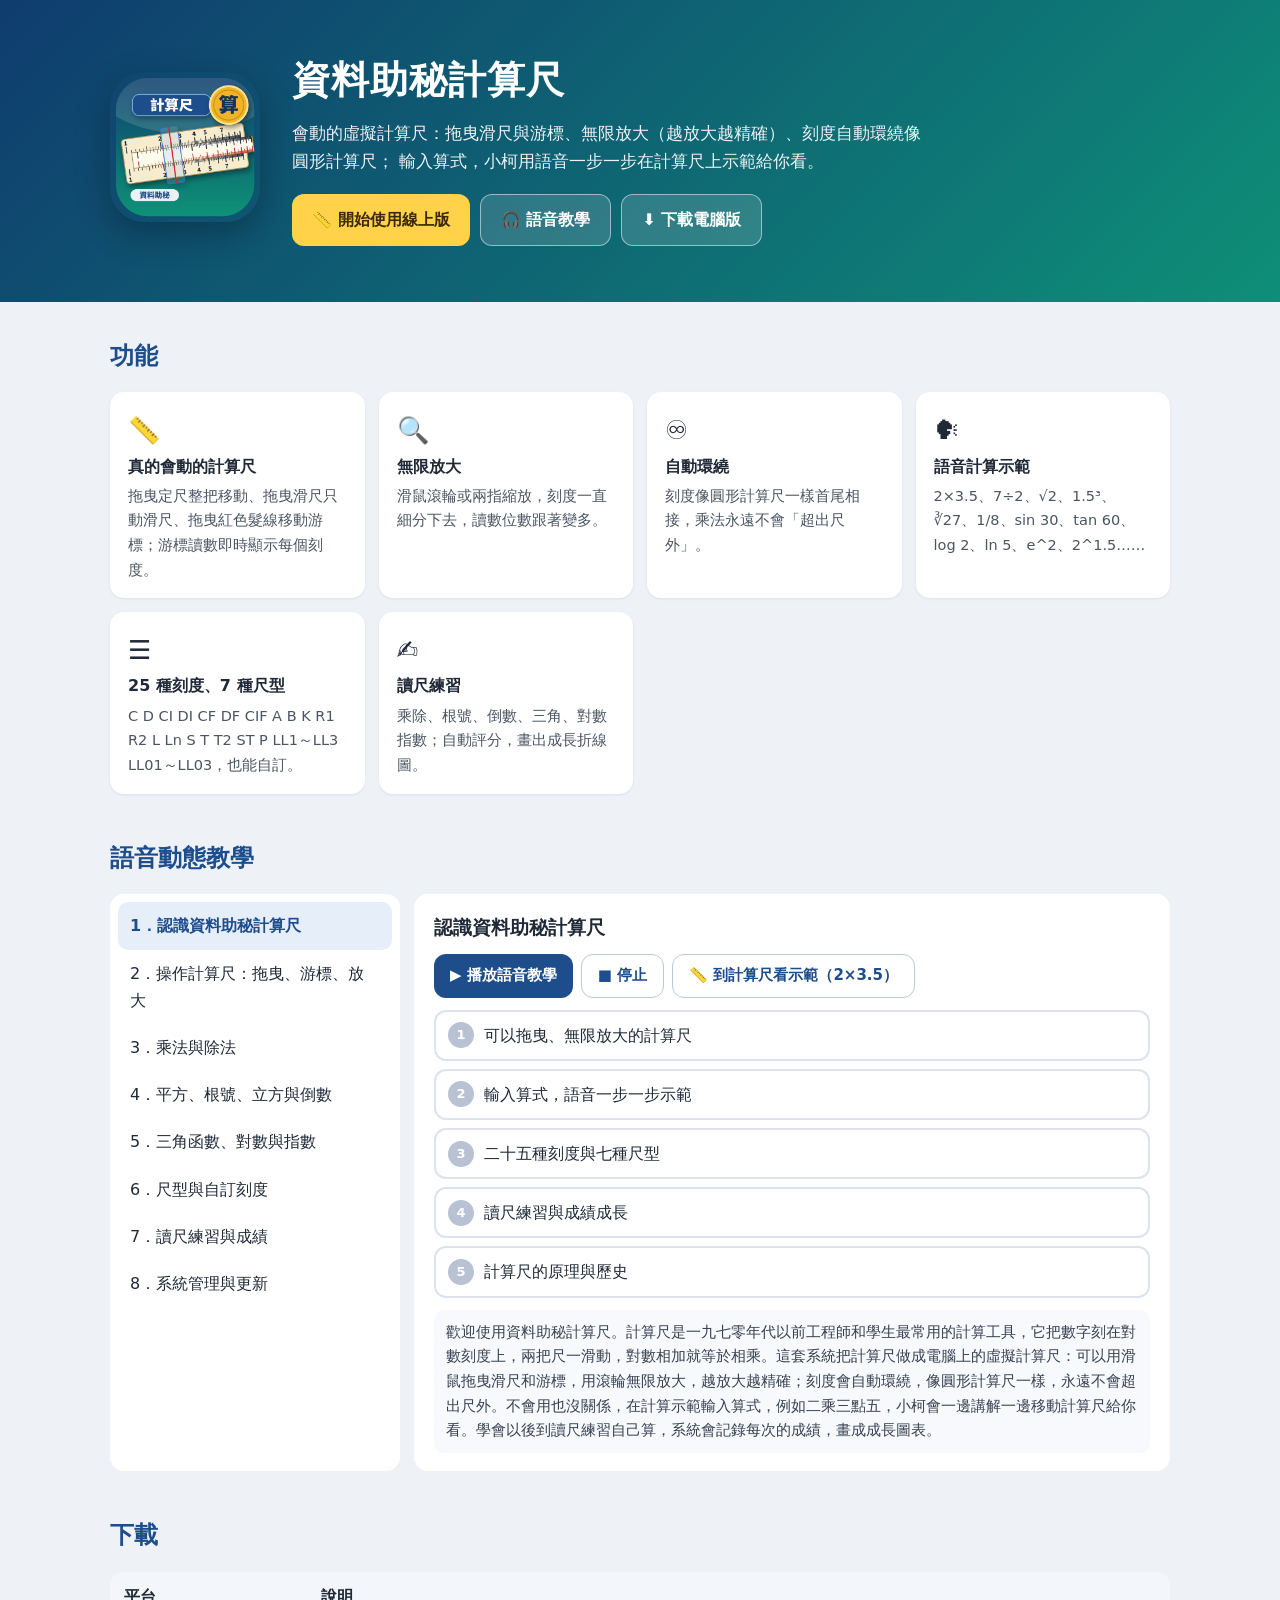
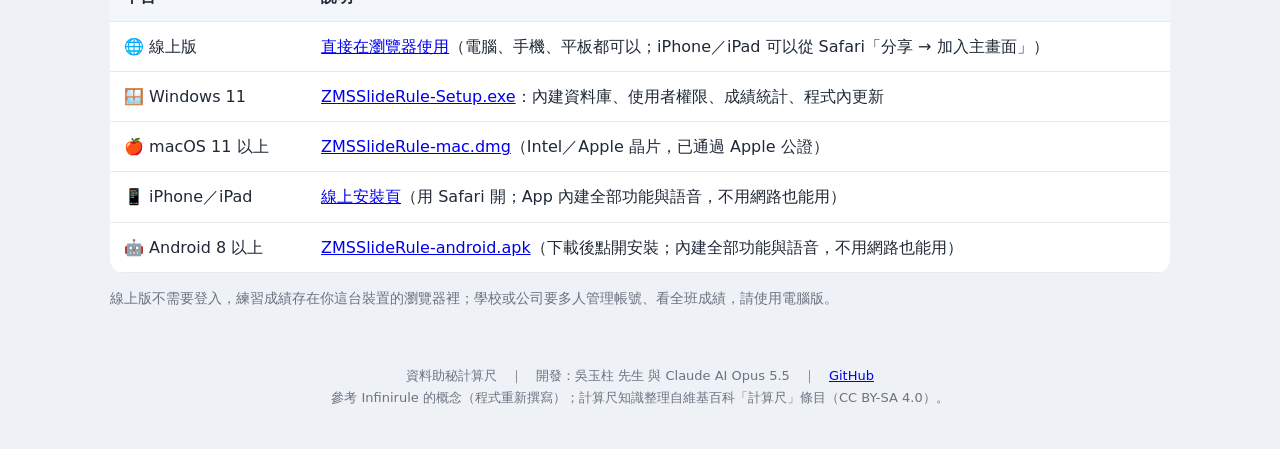
<file: docs/index.html>
<!doctype html>
<html lang="zh-Hant-TW">
<head>
<meta charset="utf-8">
<meta name="viewport" content="width=device-width, initial-scale=1, viewport-fit=cover">
<title>資料助秘計算尺</title>
<meta name="description" content="會動的虛擬計算尺：拖曳滑尺與游標、無限放大、刻度自動環繞；輸入算式，小柯用語音一步一步示範。Windows、macOS、線上版。">
<meta name="theme-color" content="#1E4D8C">
<link rel="icon" type="image/png" href="img/favicon-64.png">
<link rel="apple-touch-icon" href="img/apple-touch-icon.png">
<link rel="manifest" href="manifest.webmanifest">
<meta property="og:title" content="資料助秘計算尺">
<meta property="og:description" content="會動的虛擬計算尺，語音一步一步示範計算。">
<meta property="og:image" content="img/icon-512.png">
<style>
  :root { --primary: #1E4D8C; --text: #1F2937; --muted: #6B7280; }
  * { box-sizing: border-box; }
  body { margin: 0; font-family: "Noto Sans TC", "Microsoft JhengHei", "PingFang TC", system-ui, sans-serif; color: var(--text);
    background: #EEF2F7; line-height: 1.7; }
  .hero { background: linear-gradient(135deg, #0F3C6E, #0E8F78); color: #fff; padding: 48px 20px 56px; padding-top: max(48px, env(safe-area-inset-top)); }
  .wrap { max-width: 1060px; margin: 0 auto; }
  .hero .wrap { display: flex; gap: 32px; align-items: center; flex-wrap: wrap; }
  .hero img { width: 150px; height: 150px; border-radius: 34px; box-shadow: 0 12px 34px rgba(0,0,0,.28); }
  .hero h1 { margin: 0 0 6px; font-size: 38px; letter-spacing: 1px; }
  .hero p { margin: 0 0 18px; font-size: 17px; opacity: .93; max-width: 640px; }
  .cta { display: flex; gap: 10px; flex-wrap: wrap; }
  .btn { display: inline-flex; align-items: center; gap: 8px; padding: 11px 20px; border-radius: 12px; font-weight: 700; text-decoration: none;
    font-size: 16px; border: 0; cursor: pointer; font-family: inherit; }
  .btn.main { background: #FFD24A; color: #3B2A00; }
  .btn.sub { background: rgba(255,255,255,.14); color: #fff; border: 1.5px solid rgba(255,255,255,.5); }
  section { padding: 34px 20px 10px; }
  h2 { font-size: 24px; margin: 0 0 16px; color: var(--primary); }
  .grid { display: grid; grid-template-columns: repeat(auto-fill, minmax(230px, 1fr)); gap: 14px; }
  .f { background: #fff; border-radius: 14px; padding: 16px 18px; box-shadow: 0 1px 3px rgba(15,40,80,.08); }
  .f b { display: block; font-size: 16px; margin-bottom: 4px; }
  .f .e { font-size: 26px; }
  .f p { margin: 0; color: #4B5563; font-size: 14.5px; }
  .lesson { display: grid; grid-template-columns: 290px 1fr; gap: 14px; }
  .list { background: #fff; border-radius: 14px; padding: 8px; }
  .list button { display: block; width: 100%; text-align: left; border: 0; background: none; padding: 10px 12px; border-radius: 10px;
    font: inherit; cursor: pointer; color: var(--text); }
  .list button.on { background: #E6EEF9; color: var(--primary); font-weight: 700; }
  .view { background: #fff; border-radius: 14px; padding: 18px 20px; }
  .view h3 { margin: 0 0 10px; }
  .steps { display: grid; gap: 8px; margin: 12px 0; }
  .st { display: flex; gap: 10px; align-items: center; padding: 10px 12px; border-radius: 12px; border: 2px solid #DCE3EC; transition: all .2s; }
  .st.on { border-color: #E0A526; background: #FFF8E6; box-shadow: 0 0 0 4px rgba(224,165,38,.18); }
  .st .n { width: 26px; height: 26px; border-radius: 13px; background: #B8C2D3; color: #fff; display: flex; align-items: center;
    justify-content: center; font-weight: 700; font-size: 13px; flex: none; }
  .st.on .n { background: #E0A526; }
  .vt { background: #F7F9FC; border-radius: 10px; padding: 10px 12px; color: #374151; font-size: 14.5px; }
  .row { display: flex; gap: 8px; flex-wrap: wrap; }
  .row .btn { font-size: 15px; padding: 8px 16px; }
  .b1 { background: var(--primary); color: #fff; }
  .b2 { background: #fff; color: var(--primary); border: 1.5px solid #B9C8DD !important; }
  table { width: 100%; border-collapse: collapse; background: #fff; border-radius: 14px; overflow: hidden; }
  th, td { padding: 11px 14px; text-align: left; border-bottom: 1px solid #E5EAF1; }
  th { background: #F3F6FA; }
  footer { text-align: center; color: var(--muted); font-size: 13px; padding: 30px 20px 40px; padding-bottom: max(40px, env(safe-area-inset-bottom)); }
  @media (max-width: 720px) {
    .hero { padding: 32px 16px 40px; }
    .hero img { width: 110px; height: 110px; border-radius: 26px; }
    .hero h1 { font-size: 30px; }
    .lesson { grid-template-columns: 1fr; }
    section { padding: 26px 14px 6px; }
  }
</style>
</head>
<body>
<div class="hero"><div class="wrap">
  <img src="img/icon-512.png" alt="資料助秘計算尺圖示">
  <div>
    <h1>資料助秘計算尺</h1>
    <p>會動的虛擬計算尺：拖曳滑尺與游標、無限放大（越放大越精確）、刻度自動環繞像圓形計算尺；
      輸入算式，小柯用語音一步一步在計算尺上示範給你看。</p>
    <div class="cta">
      <a class="btn main" href="app/">📏 開始使用線上版</a>
      <a class="btn sub" href="#lessons">🎧 語音教學</a>
      <a class="btn sub" href="#download">⬇ 下載電腦版</a>
    </div>
  </div>
</div></div>

<section><div class="wrap">
  <h2>功能</h2>
  <div class="grid">
    <div class="f"><span class="e">📏</span><b>真的會動的計算尺</b><p>拖曳定尺整把移動、拖曳滑尺只動滑尺、拖曳紅色髮線移動游標；游標讀數即時顯示每個刻度。</p></div>
    <div class="f"><span class="e">🔍</span><b>無限放大</b><p>滑鼠滾輪或兩指縮放，刻度一直細分下去，讀數位數跟著變多。</p></div>
    <div class="f"><span class="e">♾️</span><b>自動環繞</b><p>刻度像圓形計算尺一樣首尾相接，乘法永遠不會「超出尺外」。</p></div>
    <div class="f"><span class="e">🗣</span><b>語音計算示範</b><p>2×3.5、7÷2、√2、1.5³、∛27、1/8、sin 30、tan 60、log 2、ln 5、e^2、2^1.5……</p></div>
    <div class="f"><span class="e">☰</span><b>25 種刻度、7 種尺型</b><p>C D CI DI CF DF CIF A B K R1 R2 L Ln S T T2 ST P LL1～LL3 LL01～LL03，也能自訂。</p></div>
    <div class="f"><span class="e">✍</span><b>讀尺練習</b><p>乘除、根號、倒數、三角、對數指數；自動評分，畫出成長折線圖。</p></div>
  </div>
</div></section>

<section id="lessons"><div class="wrap">
  <h2>語音動態教學</h2>
  <div class="lesson"><div class="list" id="list"></div><div class="view" id="view"></div></div>
</div></section>

<section id="download"><div class="wrap">
  <h2>下載</h2>
  <table>
    <tr><th>平台</th><th>說明</th></tr>
    <tr><td>🌐 線上版</td><td><a href="app/">直接在瀏覽器使用</a>（電腦、手機、平板都可以；iPhone／iPad 可以從 Safari「分享 → 加入主畫面」）</td></tr>
    <tr><td>🪟 Windows 11</td><td><a href="https://github.com/achir1015/zms-sliderule/releases/latest">ZMSSlideRule-Setup.exe</a>：內建資料庫、使用者權限、成績統計、程式內更新</td></tr>
    <tr><td>🍎 macOS 11 以上</td><td><a href="https://github.com/achir1015/zms-sliderule/releases/latest">ZMSSlideRule-mac.dmg</a>（Intel／Apple 晶片，已通過 Apple 公證）</td></tr>
    <tr><td>📱 iPhone／iPad</td><td><a href="ios/">線上安裝頁</a>（用 Safari 開；App 內建全部功能與語音，不用網路也能用）</td></tr>
    <tr><td>🤖 Android 8 以上</td><td><a href="https://github.com/achir1015/zms-sliderule/releases/latest">ZMSSlideRule-android.apk</a>（下載後點開安裝；內建全部功能與語音，不用網路也能用）</td></tr>
  </table>
  <p style="color:var(--muted);font-size:14px">線上版不需要登入，練習成績存在你這台裝置的瀏覽器裡；學校或公司要多人管理帳號、看全班成績，請使用電腦版。</p>
</div></section>

<footer>
  資料助秘計算尺　｜　開發：吳玉柱 先生 與 Claude AI Opus 5.5　｜　<a href="https://github.com/achir1015/zms-sliderule">GitHub</a><br>
  參考 Infinirule 的概念（程式重新撰寫）；計算尺知識整理自維基百科「計算尺」條目（CC BY-SA 4.0）。
</footer>

<script src="app/data.js"></script>
<script>
(function () {
  const L = (window.SR_DATA || {}).lessons || [], audio = new Audio();
  let cur = L[0] && L[0].key, timer = null;
  const list = document.getElementById("list"), view = document.getElementById("view");
  function stop() { audio.pause(); clearInterval(timer); timer = null; view.querySelectorAll(".st").forEach((e) => e.classList.remove("on")); }
  function render() {
    list.innerHTML = "";
    L.forEach((l, i) => {
      const b = document.createElement("button");
      b.textContent = (i + 1) + "．" + l.title; if (l.key === cur) b.className = "on";
      b.onclick = () => { stop(); cur = l.key; render(); };
      list.append(b);
    });
    const l = L.find((x) => x.key === cur); if (!l) return;
    view.innerHTML = "";
    const h3 = document.createElement("h3"); h3.textContent = l.title; view.append(h3);
    const row = document.createElement("div"); row.className = "row";
    const play = document.createElement("button"); play.className = "btn b1"; play.textContent = "▶ 播放語音教學";
    play.onclick = () => {
      stop(); audio.src = "voice/" + l.key + ".mp3"; audio.play();
      timer = setInterval(() => {
        const d = audio.duration || 0, i = d ? Math.min(l.steps.length - 1, Math.floor(audio.currentTime / d * l.steps.length)) : 0;
        view.querySelectorAll(".st").forEach((e, j) => e.classList.toggle("on", j === i));
      }, 200);
    };
    const st = document.createElement("button"); st.className = "btn b2"; st.textContent = "■ 停止"; st.onclick = stop;
    row.append(play, st);
    if (l.demo) { const a = document.createElement("a"); a.className = "btn b2"; a.href = "app/#rule:" + encodeURIComponent(l.demo);
      a.textContent = "📏 到計算尺看示範（" + l.demo + "）"; row.append(a); }
    view.append(row);
    const steps = document.createElement("div"); steps.className = "steps";
    l.steps.forEach((s, i) => { const d = document.createElement("div"); d.className = "st";
      d.innerHTML = '<span class="n">' + (i + 1) + "</span>"; d.append(s[2]); steps.append(d); });
    view.append(steps);
    const vt = document.createElement("div"); vt.className = "vt"; vt.textContent = l.voice; view.append(vt);
  }
  audio.onended = stop;
  render();
  if ("serviceWorker" in navigator && location.protocol === "https:") navigator.serviceWorker.register("sw.js").catch(() => {});
})();
</script>
</body>
</html>
</file>
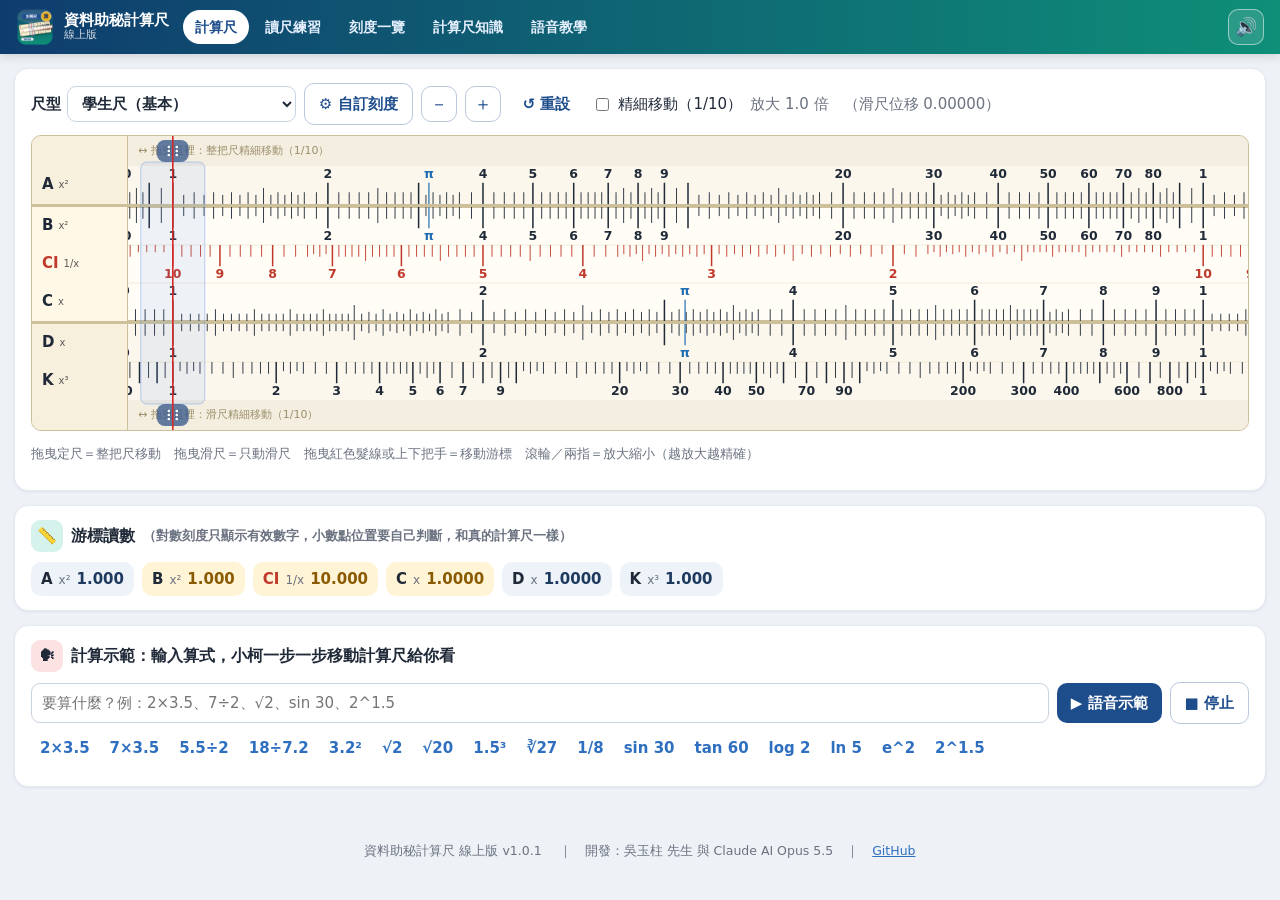
<file: docs/app/index.html>
<!doctype html>
<html lang="zh-Hant-TW">
<head>
<meta charset="utf-8">
<meta name="viewport" content="width=device-width, initial-scale=1, viewport-fit=cover">
<title>資料助秘計算尺｜線上版</title>
<meta name="description" content="會動的虛擬計算尺：拖曳滑尺與游標、無限放大、刻度自動環繞；輸入算式，小柯用語音一步一步示範。">
<meta name="theme-color" content="#1E4D8C">
<link rel="icon" type="image/png" href="../img/favicon-64.png">
<link rel="apple-touch-icon" href="../img/apple-touch-icon.png">
<link rel="manifest" href="../manifest.webmanifest">
<meta name="apple-mobile-web-app-capable" content="yes">
<meta name="apple-mobile-web-app-title" content="計算尺">
<link rel="stylesheet" href="style.css">
</head>
<body>
<header class="top">
  <a class="brand" href="../" title="回介紹頁"><img src="../img/icon-192.png" alt=""><span><b>資料助秘計算尺</b><small>線上版</small></span></a>
  <nav id="tabs">
    <a href="#rule" data-tab="rule">計算尺</a>
    <a href="#drill" data-tab="drill">讀尺練習</a>
    <a href="#scales" data-tab="scales">刻度一覽</a>
    <a href="#learn" data-tab="learn">計算尺知識</a>
    <a href="#help" data-tab="help">語音教學</a>
  </nav>
  <button id="upd" class="upd hidden"></button>
  <button id="mute" class="icon-btn" title="語音開／關" aria-label="語音開關">🔊</button>
</header>

<main>
  <!-- ======================================================= 計算尺 -->
  <section id="tab-rule" class="tab">
    <div class="card">
      <div class="tools">
        <label class="sel">尺型 <select id="layout"></select></label>
        <button class="btn outline" id="custom">⚙ 自訂刻度</button>
        <button class="icon-btn" id="zoomOut" title="縮小">－</button>
        <button class="icon-btn" id="zoomIn" title="放大（也可以用滑鼠滾輪或兩指縮放）">＋</button>
        <button class="btn ghost" id="reset">↺ 重設</button>
        <label class="sw"><input type="checkbox" id="fine"> 精細移動（1/10）</label>
        <span class="muted" id="zoomText"></span>
      </div>
      <div id="rule1" class="rulebox"></div>
      <p class="muted small">拖曳定尺＝整把尺移動　拖曳滑尺＝只動滑尺　拖曳紅色髮線或上下把手＝移動游標　滾輪／兩指＝放大縮小（越放大越精確）</p>
    </div>
    <div class="card">
      <h3><span class="tile teal">📏</span>游標讀數 <small class="muted">（對數刻度只顯示有效數字，小數點位置要自己判斷，和真的計算尺一樣）</small></h3>
      <div id="read1" class="chips"></div>
    </div>
    <div class="card">
      <h3><span class="tile rose">🗣</span>計算示範：輸入算式，小柯一步一步移動計算尺給你看</h3>
      <form id="demoForm" class="row">
        <input id="expr" placeholder="要算什麼？例：2×3.5、7÷2、√2、sin 30、2^1.5" autocomplete="off" inputmode="text">
        <button class="btn" type="submit">▶ 語音示範</button>
        <button class="btn outline" type="button" id="stop">■ 停止</button>
      </form>
      <div id="presets" class="presets"></div>
      <ol id="steps" class="steps"></ol>
      <div id="answer" class="answer"></div>
      <div id="recent" class="recent"></div>
    </div>
  </section>

  <!-- ======================================================= 讀尺練習 -->
  <section id="tab-drill" class="tab">
    <div class="card" id="drillSetup">
      <h3><span class="tile teal">✍</span>讀尺練習</h3>
      <p class="muted">依題型隨機出題，自己在計算尺上算出答案後輸入；誤差在容許範圍內算答對。按「看示範」小柯會帶你做一次，但該題不計分。成績存在這台裝置的瀏覽器裡。</p>
      <div class="row wrap">
        <label class="sel">題型 <select id="dKind"></select></label>
        <label class="sel">每回 <input id="dSize" type="number" min="3" max="30" value="10"> 題</label>
        <label class="sel">容許誤差 <input id="dTol" type="number" min="0.1" max="10" step="0.1" value="1"> %</label>
        <button class="btn" id="dStart">開始練習</button>
      </div>
    </div>
    <div class="card hidden" id="drillQ">
      <div class="qhead"><span id="qNo" class="badge"></span><span id="qExpr" class="qexpr"></span><span class="muted">＝？</span></div>
      <div id="rule2" class="rulebox"></div>
      <div id="read2" class="chips"></div>
      <form id="qForm" class="row wrap">
        <input id="qAns" inputmode="decimal" placeholder="輸入讀到的答案" autocomplete="off">
        <button class="btn" type="submit">確定</button>
        <button class="btn outline" type="button" id="qHint">🗣 看示範（不計分）</button>
        <button class="btn ghost" type="button" id="qQuit">結束練習</button>
      </form>
      <div id="qMsg" class="msg"></div>
      <ol id="qSteps" class="steps"></ol>
    </div>
    <div class="card hidden" id="drillDone"></div>
    <div class="card">
      <h3><span class="tile violet">📈</span>我的成績與成長</h3>
      <div id="growth"></div>
    </div>
  </section>

  <!-- ======================================================= 刻度一覽 -->
  <section id="tab-scales" class="tab">
    <div class="card">
      <h3><span class="tile blue">☰</span>刻度一覽（25 種）</h3>
      <div class="tablewrap"><table id="scaleTable"></table></div>
    </div>
    <div class="card">
      <h3><span class="tile amber">▤</span>尺型</h3>
      <div id="layoutList" class="grid"></div>
    </div>
  </section>

  <!-- ======================================================= 計算尺知識 -->
  <section id="tab-learn" class="tab"><div id="learnList"></div></section>

  <!-- ======================================================= 語音教學 -->
  <section id="tab-help" class="tab">
    <div class="help">
      <div class="card lessons" id="lessonList"></div>
      <div class="card" id="lessonView"></div>
    </div>
  </section>
</main>

<dialog id="pickDlg">
  <form method="dialog" class="pick">
    <h3>自訂刻度</h3>
    <p class="muted small">點選刻度加入，再點一次移除；點選的順序就是由上到下的順序。</p>
    <div class="pickpart"><b>上定尺</b><div class="chips sel-list" data-part="0"></div><div class="chips opts" data-part="0"></div></div>
    <div class="pickpart"><b>滑尺</b><div class="chips sel-list" data-part="1"></div><div class="chips opts" data-part="1"></div></div>
    <div class="pickpart"><b>下定尺</b><div class="chips sel-list" data-part="2"></div><div class="chips opts" data-part="2"></div></div>
    <div class="row wrap">
      <input id="pickName" placeholder="尺型名稱（填了就存成我的尺型）">
      <button class="btn" value="ok">套用</button>
      <button class="btn ghost" value="cancel">取消</button>
    </div>
  </form>
</dialog>

<div id="toast" class="toast"></div>
<footer>資料助秘計算尺 線上版 <span id="ver"></span> <button id="chk" class="btn ghost hidden">檢查更新</button>　｜　開發：吳玉柱 先生 與 Claude AI Opus 5.5　｜　<a href="https://github.com/achir1015/zms-sliderule">GitHub</a></footer>

<script src="rule.js"></script>
<script src="demo.js"></script>
<script src="data.js"></script>
<script src="app.js"></script>
</body>
</html>
</file>
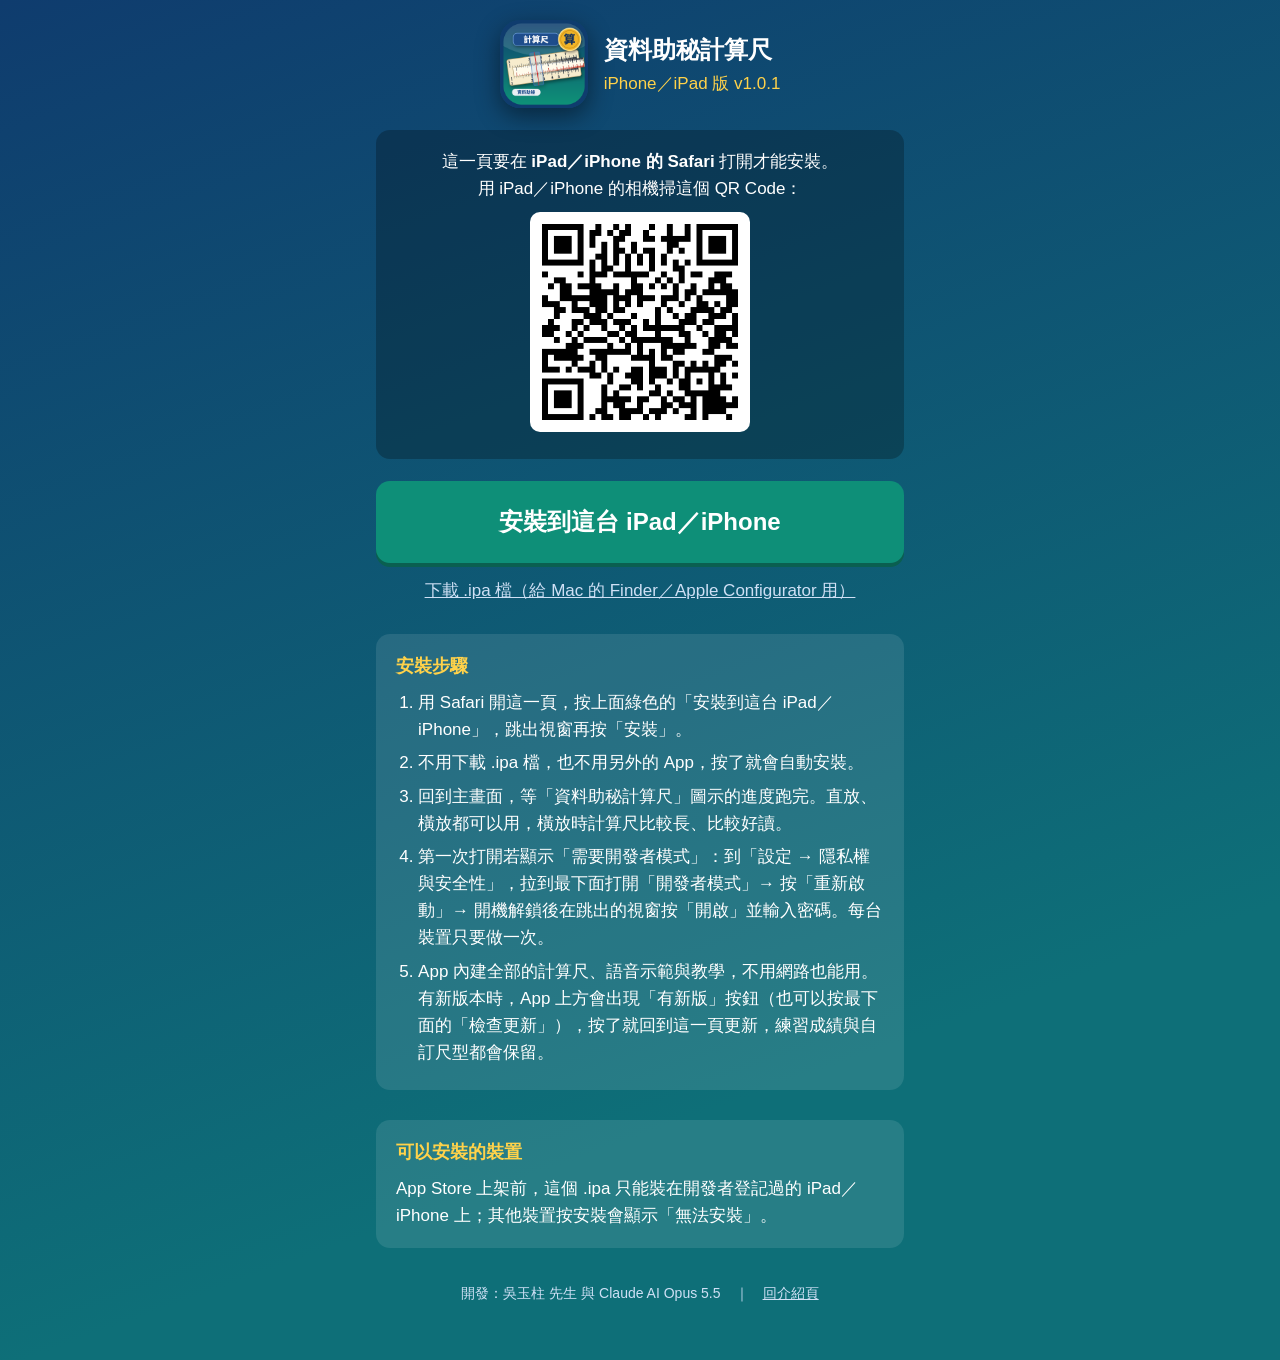
<file: docs/ios/index.html>
<!doctype html>
<html lang="zh-Hant">
<head>
<meta charset="utf-8">
<meta name="viewport" content="width=device-width, initial-scale=1">
<title>安裝資料助秘計算尺（iPhone／iPad）</title>
<link rel="apple-touch-icon" href="icon-180.png">
<style>
  :root { --bg: #0F3C6E; --card: rgba(255,255,255,.10); --fg: #ffffff; --dim: #cfe0f5; --gold: #FFD24A; --red: #0E8F78; }
  * { box-sizing: border-box; }
  body { margin: 0; background: linear-gradient(160deg, #0F3C6E, #0E6F78 75%); color: var(--fg); font: 17px/1.6 -apple-system, "PingFang TC", "Noto Sans TC", sans-serif; min-height: 100vh; }
  main { max-width: 560px; margin: 0 auto; padding: 20px 16px 56px; text-align: center; }
  .head { display: flex; align-items: center; justify-content: center; gap: 16px; text-align: left; }
  img.icon { width: 88px; height: 88px; border-radius: 20px; box-shadow: 0 8px 24px rgba(0,0,0,.45); }
  h1 { margin: 0; font-size: 24px; }
  .ver { color: var(--gold); margin: 0; }
  .install { margin-top: 22px; }
  a.btn { display: block; padding: 22px 16px; border-radius: 14px; background: var(--red); color: #fff; font-size: 24px; font-weight: 700; text-decoration: none; box-shadow: 0 4px 0 #0a5f50; }
  a.btn:active { transform: translateY(2px); box-shadow: 0 2px 0 #0a5f50; }
  a.sub { display: inline-block; margin-top: 14px; color: var(--dim); }
  .card { margin-top: 30px; padding: 18px 20px; background: var(--card); border-radius: 14px; text-align: left; }
  .card h2 { margin: 0 0 8px; font-size: 18px; color: var(--gold); }
  ol { margin: 0; padding-left: 1.3em; }
  li { margin: 6px 0; }
  .pc { display: none; margin-top: 22px; padding: 18px; border-radius: 14px; background: rgba(0,0,0,.25); }
  .pc img { width: 220px; height: 220px; background: #fff; border-radius: 10px; margin-top: 10px; }
  html.is-pc .pc { display: block; }
  html.is-ios a.sub { display: none; }
  footer { margin-top: 34px; color: var(--dim); font-size: 14px; }
</style>
</head>
<body>
<main>
  <div class="head">
    <img class="icon" src="icon-512.png" alt="資料助秘計算尺圖示">
    <div><h1>資料助秘計算尺</h1><p class="ver" id="ver">iPhone／iPad 版</p></div>
  </div>
  <div class="pc">這一頁要在 <b>iPad／iPhone 的 Safari</b> 打開才能安裝。<br>用 iPad／iPhone 的相機掃這個 QR Code：<br><img src="qr.png" alt="安裝頁 QR Code"></div>
  <div class="install"><a class="btn" href="itms-services://?action=download-manifest&amp;url=https://achir1015.github.io/zms-sliderule/ios/manifest.plist">安裝到這台 iPad／iPhone</a>
  <a class="sub" href="https://github.com/achir1015/zms-sliderule/releases/latest/download/ZMSSlideRule-ios.ipa">下載 .ipa 檔（給 Mac 的 Finder／Apple Configurator 用）</a></div>
  <div class="card">
    <h2>安裝步驟</h2>
    <ol>
      <li>用 Safari 開這一頁，按上面綠色的「安裝到這台 iPad／iPhone」，跳出視窗再按「安裝」。</li>
      <li>不用下載 .ipa 檔，也不用另外的 App，按了就會自動安裝。</li>
      <li>回到主畫面，等「資料助秘計算尺」圖示的進度跑完。直放、橫放都可以用，橫放時計算尺比較長、比較好讀。</li>
      <li>第一次打開若顯示「需要開發者模式」：到「設定 → 隱私權與安全性」，拉到最下面打開「開發者模式」→ 按「重新啟動」→ 開機解鎖後在跳出的視窗按「開啟」並輸入密碼。每台裝置只要做一次。</li>
      <li>App 內建全部的計算尺、語音示範與教學，不用網路也能用。有新版本時，App 上方會出現「有新版」按鈕（也可以按最下面的「檢查更新」），按了就回到這一頁更新，練習成績與自訂尺型都會保留。</li>
    </ol>
  </div>
  <div class="card">
    <h2>可以安裝的裝置</h2>
    <p style="margin:0">App Store 上架前，這個 .ipa 只能裝在開發者登記過的 iPad／iPhone 上；其他裝置按安裝會顯示「無法安裝」。</p>
  </div>
  <footer>開發：吳玉柱 先生 與 Claude AI Opus 5.5　｜　<a href="../" style="color:var(--dim)">回介紹頁</a></footer>
</main>
<script>
  // 電腦開啟時多顯示 QR Code 讓 iPad／iPhone 掃；
  // iPad 的 Safari 預設送電腦版 UA（Macintosh），要用觸控點數判斷
  var ios = /iPad|iPhone|iPod/.test(navigator.userAgent) || (/Macintosh/.test(navigator.userAgent) && navigator.maxTouchPoints > 1);
  document.documentElement.className = ios ? 'is-ios' : 'is-pc';
  fetch('manifest.plist').then(function (r) { return r.text(); }).then(function (t) {
    var m = t.match(/<key>bundle-version<\/key>\s*<string>([^<]+)<\/string>/);
    if (m) document.getElementById('ver').textContent = 'iPhone／iPad 版 v' + m[1];
  }).catch(function () {});
</script>
</body>
</html>
</file>
<file: docs/app/style.css>
:root {
  --primary: #1E4D8C; --primary-2: #2F6FBF; --gold: #E0A526; --text: #1F2937; --muted: #6B7280;
  --bg: #EEF2F7; --card: #FFFFFF; --line: #DCE3EC; --ok: #15803D; --bad: #B91C1C;
}
* { box-sizing: border-box; }
html, body { margin: 0; }
body { font-family: "Noto Sans TC", "Microsoft JhengHei", "PingFang TC", system-ui, sans-serif; color: var(--text);
  background: var(--bg); font-size: 15px; line-height: 1.6; -webkit-text-size-adjust: 100%; }
a { color: var(--primary-2); }
.top { position: sticky; top: 0; z-index: 20; display: flex; align-items: center; gap: 14px; flex-wrap: wrap;
  padding: 8px 16px; padding-top: max(8px, env(safe-area-inset-top)); background: linear-gradient(90deg, #0F3C6E, #0E8F78); color: #fff;
  box-shadow: 0 2px 10px rgba(0,0,0,.15); }
.brand { display: flex; align-items: center; gap: 10px; color: #fff; text-decoration: none; }
.brand img { width: 38px; height: 38px; border-radius: 9px; }
.brand span { display: flex; flex-direction: column; line-height: 1.15; }
.brand small { opacity: .8; font-size: 11px; }
nav { display: flex; gap: 4px; flex-wrap: wrap; flex: 1; }
nav a { color: #E6F0FF; text-decoration: none; padding: 6px 12px; border-radius: 999px; font-weight: 600; font-size: 14px; }
nav a.on { background: #fff; color: var(--primary); }
nav a:hover:not(.on) { background: rgba(255,255,255,.15); }
main { max-width: 1280px; margin: 0 auto; padding: 14px 14px 30px; }
.tab { display: none; }
.tab.on { display: block; }
.card { background: var(--card); border-radius: 14px; padding: 14px 16px; margin-bottom: 14px;
  box-shadow: 0 1px 3px rgba(15,40,80,.08); border: 1px solid #E5EAF1; scroll-margin-top: 110px; }
.card h3 { margin: 0 0 10px; font-size: 16px; display: flex; align-items: center; gap: 8px; flex-wrap: wrap; }
.tile { width: 32px; height: 32px; border-radius: 9px; display: inline-flex; align-items: center; justify-content: center; font-size: 16px; }
.tile.teal { background: #D5F2EC; } .tile.rose { background: #FDE2E4; } .tile.blue { background: #DDE9FB; }
.tile.amber { background: #FFF1CC; } .tile.violet { background: #EADFFB; }
.muted { color: var(--muted); } .small { font-size: 12.5px; } .hidden { display: none !important; }
.tools { display: flex; align-items: center; gap: 8px; flex-wrap: wrap; margin-bottom: 10px; }
.row { display: flex; gap: 8px; align-items: center; }
.row.wrap { flex-wrap: wrap; }
.btn { border: 0; background: var(--primary); color: #fff; padding: 8px 14px; border-radius: 10px; font: inherit; font-weight: 600;
  cursor: pointer; white-space: nowrap; }
.btn:hover { background: var(--primary-2); }
.btn.outline { background: #fff; color: var(--primary); border: 1.5px solid #B9C8DD; }
.btn.ghost { background: transparent; color: var(--primary); }
.btn:disabled { opacity: .5; cursor: default; }
.icon-btn { border: 1.5px solid #B9C8DD; background: #fff; color: var(--primary); width: 36px; height: 36px; border-radius: 10px;
  font-size: 18px; cursor: pointer; line-height: 1; }
.top .icon-btn { border-color: rgba(255,255,255,.5); background: rgba(255,255,255,.12); color: #fff; }
.sel { display: inline-flex; align-items: center; gap: 6px; font-weight: 600; }
select, input { font: inherit; padding: 7px 10px; border: 1.5px solid #C9D4E3; border-radius: 9px; background: #fff; color: var(--text); }
input[type=number] { width: 76px; }
#expr, #qAns, #pickName { flex: 1; min-width: 180px; }
.sw { display: inline-flex; align-items: center; gap: 6px; }
.rulebox { position: relative; border: 1px solid #CDBF9A; border-radius: 10px; overflow: hidden; background: #F3EEDF;
  touch-action: none; user-select: none; -webkit-user-select: none; }
.rulebox canvas { display: block; width: 100%; cursor: ew-resize; }
.chips { display: flex; flex-wrap: wrap; gap: 8px; }
.chip { display: inline-flex; gap: 6px; align-items: baseline; padding: 5px 10px; border-radius: 10px; background: #EEF3FA; }
.chip.slide { background: #FFF4D6; } .chip.hi { background: #FFE08A; }
.chip b { font-weight: 800; } .chip i { font-style: normal; color: var(--muted); font-size: 12px; }
.chip span { font-weight: 700; font-size: 15px; color: #1E3A5F; font-variant-numeric: tabular-nums; }
.chip.slide span { color: #8A5A00; }
.presets { display: flex; flex-wrap: wrap; gap: 2px; margin: 8px 0; }
.presets button { border: 0; background: none; color: var(--primary-2); font: inherit; font-weight: 600; padding: 4px 9px;
  border-radius: 8px; cursor: pointer; }
.presets button:hover { background: #EEF3FA; }
.steps { list-style: none; padding: 0; margin: 6px 0; counter-reset: s; }
.steps li { counter-increment: s; display: flex; gap: 10px; align-items: flex-start; padding: 7px 8px; border-radius: 10px;
  border: 2px solid transparent; }
.steps li::before { content: counter(s); flex: none; width: 22px; height: 22px; border-radius: 11px; background: #B8C2D3; color: #fff;
  font-size: 12px; font-weight: 700; display: flex; align-items: center; justify-content: center; margin-top: 2px; }
.steps li.on { background: #FFF8E6; border-color: var(--gold); font-weight: 600; }
.steps li.on::before { background: var(--gold); }
.answer { font-size: 16px; font-weight: 700; color: var(--primary); }
.recent { margin-top: 8px; font-size: 13px; color: var(--muted); }
.recent button { border: 1px solid #D8E0EB; background: #F7F9FC; border-radius: 999px; padding: 2px 10px; margin: 2px; cursor: pointer; font: inherit; }
.qhead { display: flex; align-items: center; gap: 12px; margin-bottom: 10px; flex-wrap: wrap; }
.badge { background: var(--primary); color: #fff; border-radius: 999px; padding: 3px 12px; font-weight: 700; font-size: 13px; }
.qexpr { font-size: 26px; font-weight: 800; color: var(--primary); letter-spacing: .5px; }
#drillQ .chips { margin: 10px 0; }
.msg { font-weight: 700; margin-top: 8px; min-height: 1.6em; }
.msg.ok { color: var(--ok); } .msg.bad { color: var(--bad); }
table { border-collapse: collapse; width: 100%; font-size: 14px; }
th, td { text-align: left; padding: 7px 9px; border-bottom: 1px solid var(--line); vertical-align: middle; }
th { background: #F3F6FA; font-weight: 700; white-space: nowrap; }
.tablewrap { overflow-x: auto; }
#scaleTable { min-width: 680px; }
.key { font-weight: 800; font-size: 15px; }
.grid { display: grid; grid-template-columns: repeat(auto-fill, minmax(260px, 1fr)); gap: 10px; }
.lay { border: 1px solid var(--line); border-radius: 12px; padding: 10px 12px; }
.lay b { display: block; } .lay .muted { font-size: 13px; }
.lay code { font-size: 12.5px; background: #F3F6FA; padding: 1px 6px; border-radius: 6px; }
.learn { display: flex; gap: 20px; align-items: flex-start; }
.learn .txt { flex: 1; }
.learn figure { width: 340px; margin: 0; text-align: center; }
.learn img { max-width: 100%; border-radius: 8px; }
.learn figcaption { font-size: 12px; color: var(--muted); }
.num { width: 30px; height: 30px; border-radius: 15px; background: var(--gold); color: #fff; display: inline-flex; align-items: center;
  justify-content: center; font-weight: 700; }
.help { display: grid; grid-template-columns: 300px 1fr; gap: 14px; align-items: start; }
.lessons button { display: block; width: 100%; text-align: left; border: 0; background: none; padding: 9px 10px; border-radius: 10px;
  font: inherit; cursor: pointer; color: var(--text); }
.lessons button.on { background: #E6EEF9; color: var(--primary); font-weight: 700; }
.lsteps { display: grid; gap: 8px; margin: 12px 0; }
.lstep { display: flex; gap: 10px; align-items: center; padding: 10px 12px; border-radius: 12px; border: 2px solid var(--line); }
.lstep.on { border-color: var(--gold); background: #FFF8E6; box-shadow: 0 0 0 4px rgba(224,165,38,.18); }
.lstep .n { width: 26px; height: 26px; border-radius: 13px; background: #B8C2D3; color: #fff; display: flex; align-items: center;
  justify-content: center; font-weight: 700; font-size: 13px; flex: none; }
.lstep.on .n { background: var(--gold); }
.lstep a { margin-left: auto; font-size: 13px; white-space: nowrap; }
.voice-text { background: #F7F9FC; border-radius: 10px; padding: 10px 12px; color: #374151; }
.score { font-size: 40px; font-weight: 800; }
.score.ok { color: var(--ok); } .score.bad { color: var(--bad); }
.toast { position: fixed; left: 50%; bottom: 24px; transform: translateX(-50%); background: #1F2937; color: #fff; padding: 10px 16px;
  border-radius: 10px; opacity: 0; transition: opacity .25s; pointer-events: none; z-index: 50; max-width: 90vw; }
.toast.on { opacity: .95; }
dialog { border: 0; border-radius: 16px; padding: 0; max-width: 760px; width: calc(100% - 24px); box-shadow: 0 20px 60px rgba(0,0,0,.3); }
dialog::backdrop { background: rgba(15,30,60,.45); }
.pick { padding: 18px 20px; }
.pick h3 { margin: 0 0 4px; }
.pickpart { margin: 10px 0; }
.pickpart b { display: block; margin-bottom: 4px; }
.sel-list { min-height: 34px; padding: 4px; border: 1.5px dashed #C9D4E3; border-radius: 10px; margin-bottom: 6px; }
.pick .chips button { border: 1px solid #D8E0EB; background: #fff; border-radius: 8px; padding: 3px 9px; font: inherit; font-weight: 700;
  cursor: pointer; }
.pick .sel-list button { background: #FFE08A; border-color: #E0A526; }
.pick .opts button.used { opacity: .35; }
.upd { border: 0; background: #FFD24A; color: #3B2A00; font: inherit; font-weight: 700; padding: 6px 12px; border-radius: 999px; cursor: pointer; }
footer .btn { padding: 2px 8px; font-size: 12.5px; }
/* 橫放 iPhone 的瀏海與圓角：左右留安全距離 */
.top { padding-left: max(16px, env(safe-area-inset-left)); padding-right: max(16px, env(safe-area-inset-right)); }
main { padding-left: max(14px, env(safe-area-inset-left)); padding-right: max(14px, env(safe-area-inset-right)); }
footer { text-align: center; color: var(--muted); font-size: 12.5px; padding: 10px 14px 24px; padding-bottom: max(24px, env(safe-area-inset-bottom)); }
svg text { font-family: inherit; }
@media (max-width: 760px) {
  body { font-size: 14px; }
  .top { gap: 8px; padding: max(6px, env(safe-area-inset-top)) max(10px, env(safe-area-inset-right)) 6px max(10px, env(safe-area-inset-left)); }
  .brand img { width: 32px; height: 32px; }
  nav { order: 3; flex-basis: 100%; overflow-x: auto; flex-wrap: nowrap; }
  nav a { white-space: nowrap; padding: 5px 10px; }
  .top .icon-btn { margin-left: auto; }
  main { padding: 10px max(8px, env(safe-area-inset-right)) 24px max(8px, env(safe-area-inset-left)); }
  .card { padding: 12px; border-radius: 12px; }
  .learn { flex-direction: column; }
  .learn figure { width: 100%; }
  .help { grid-template-columns: 1fr; }
  .qexpr { font-size: 22px; }
}
</file>
